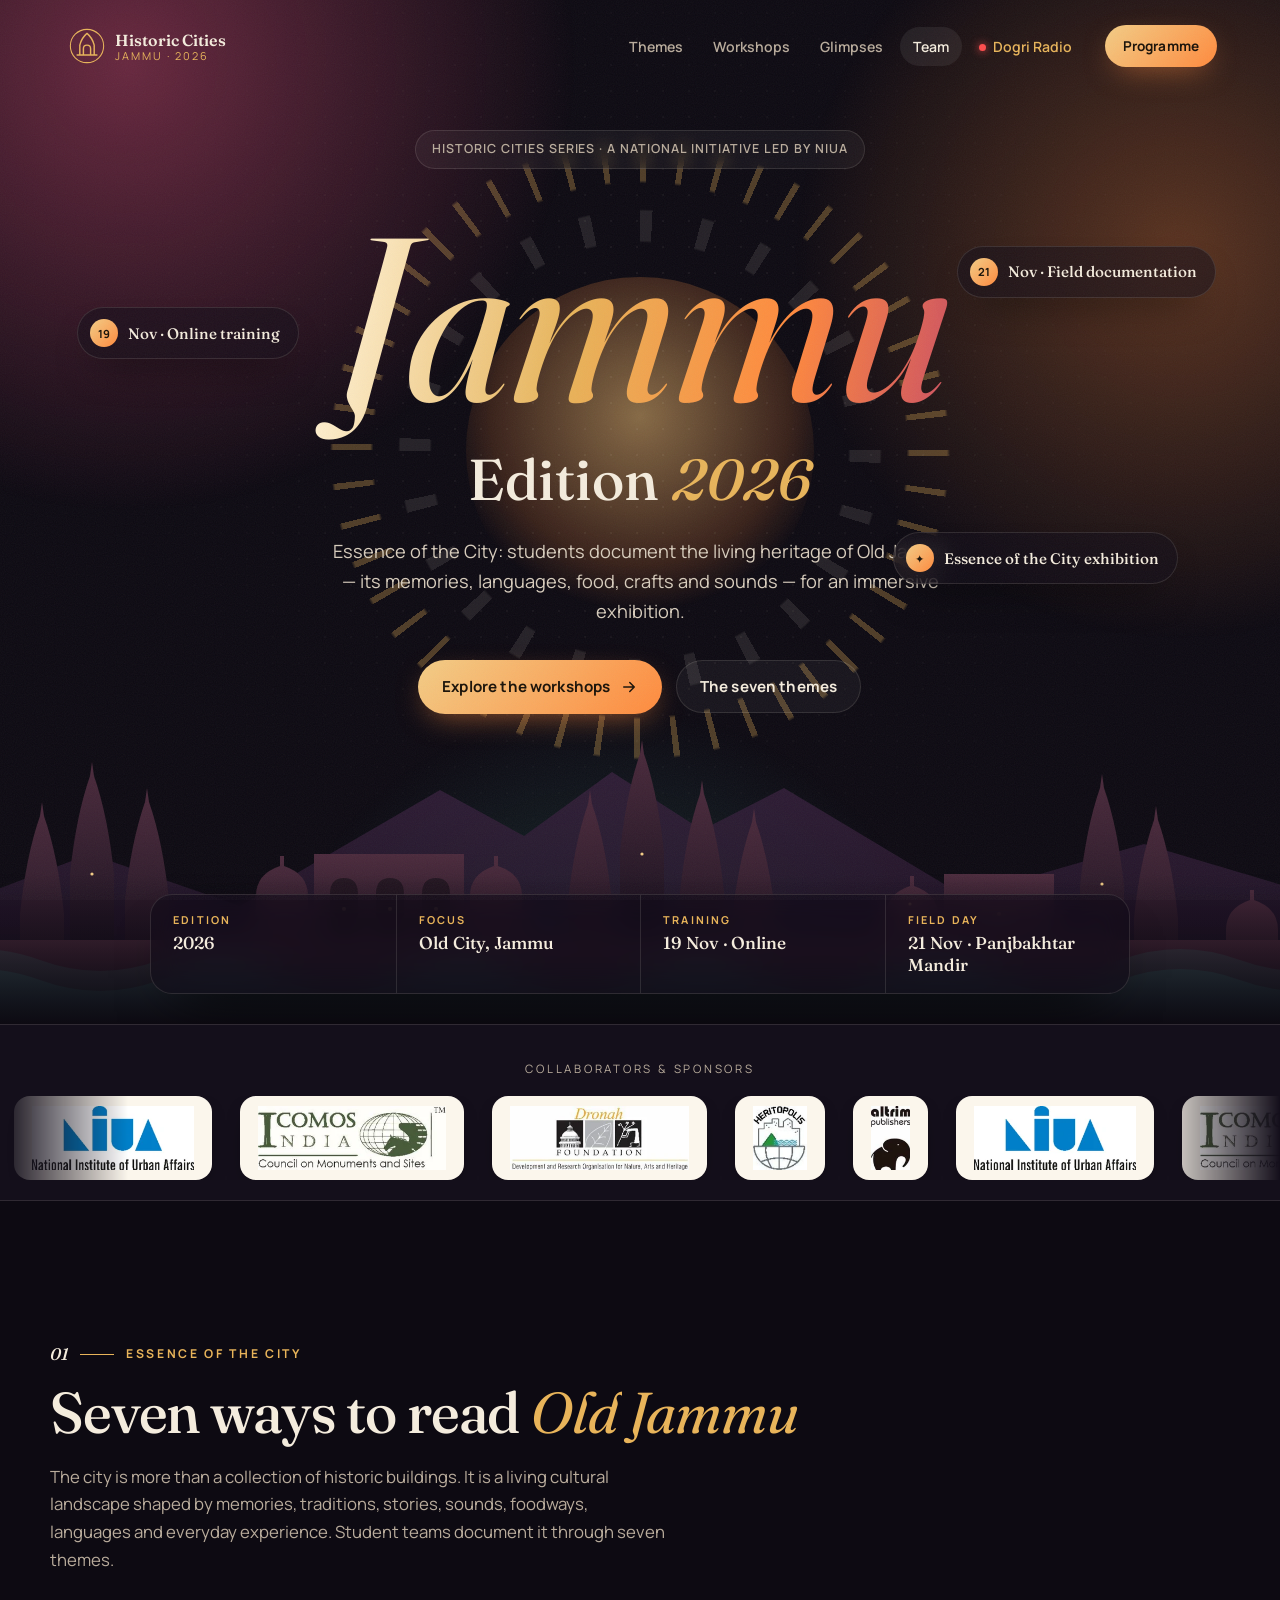
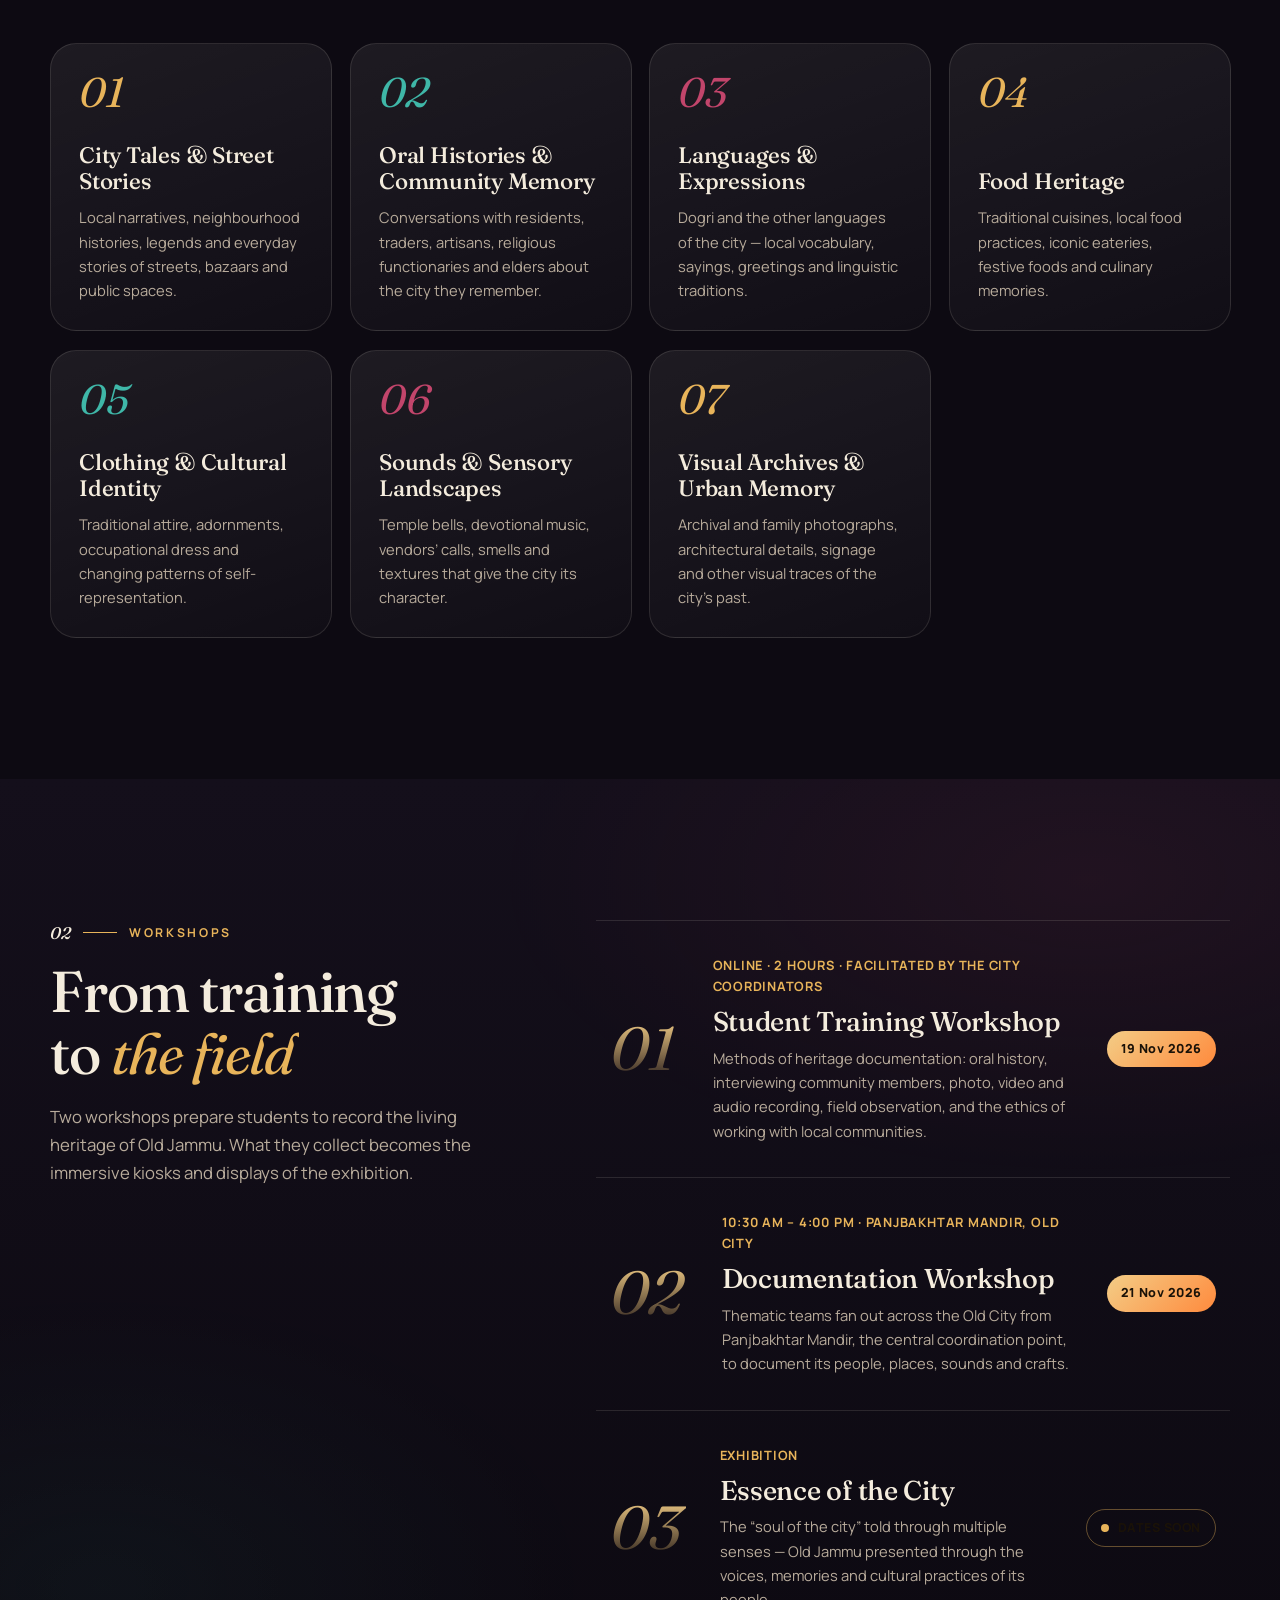
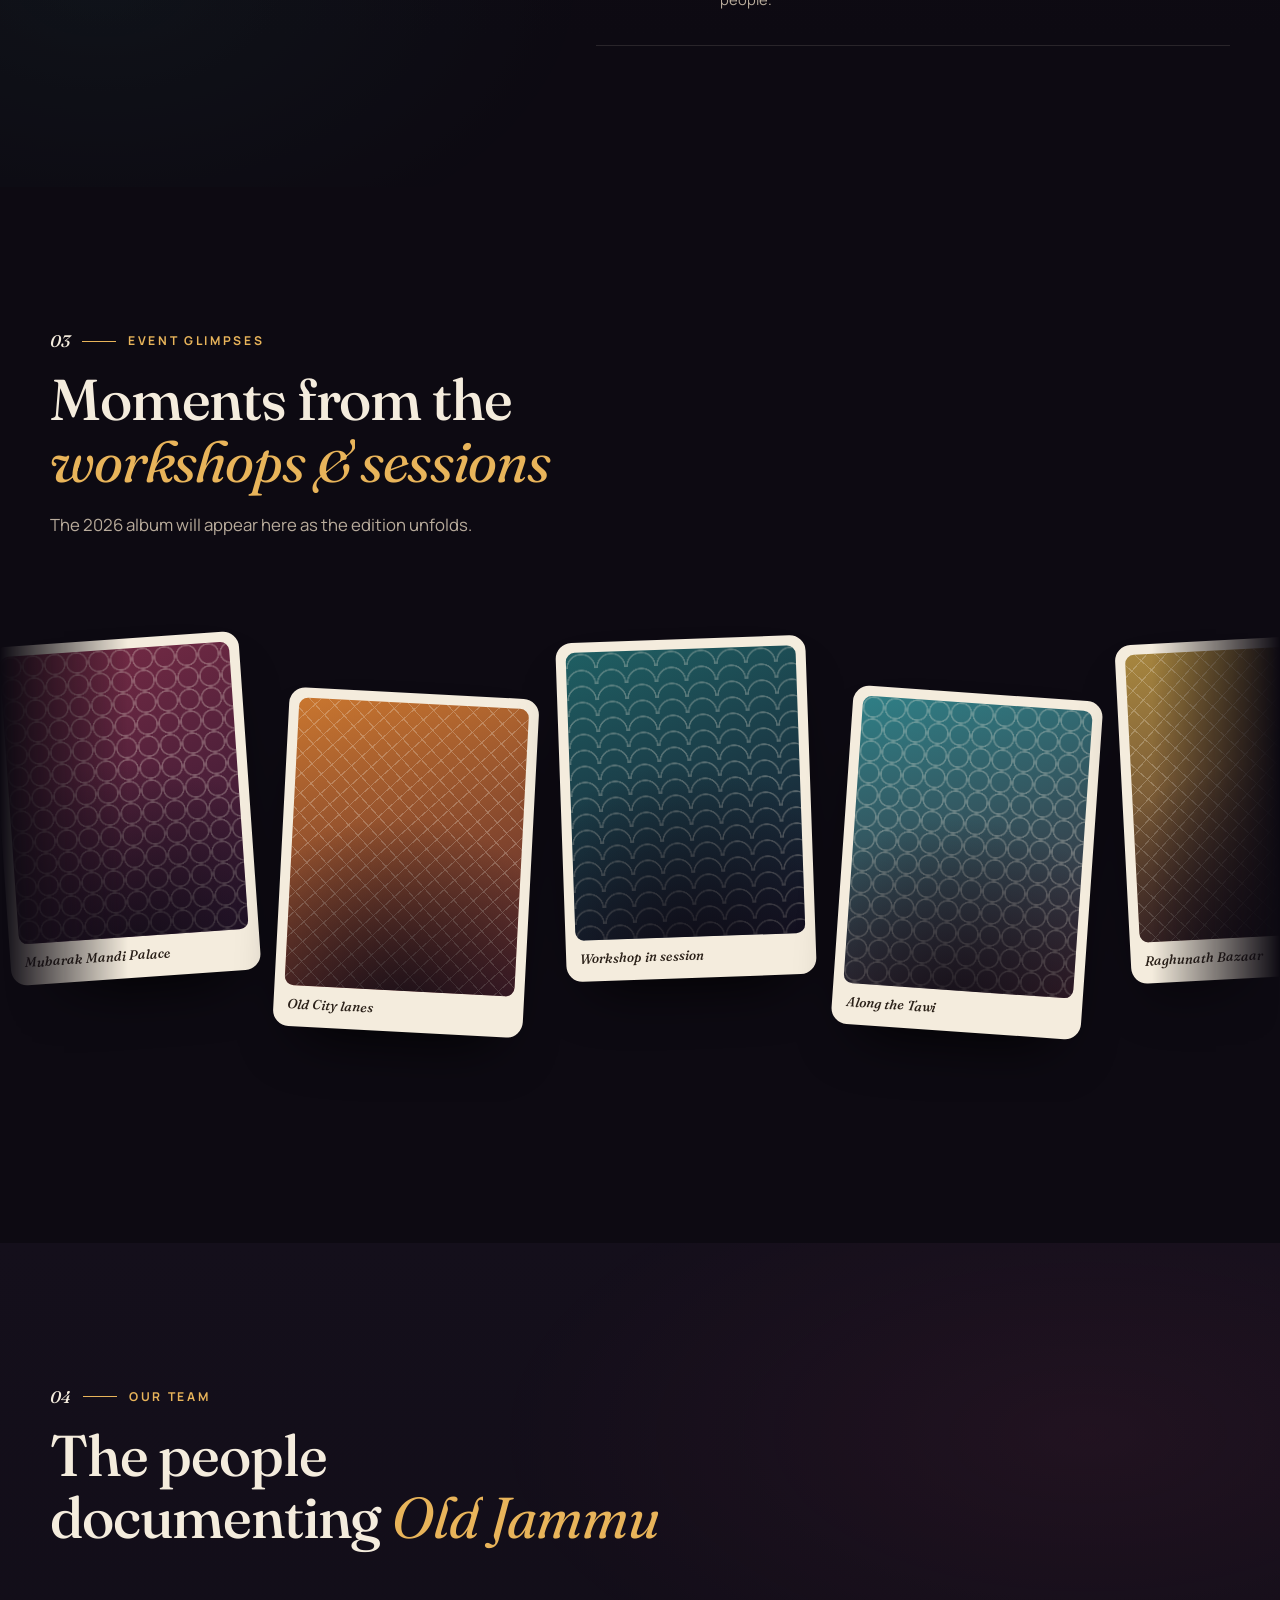
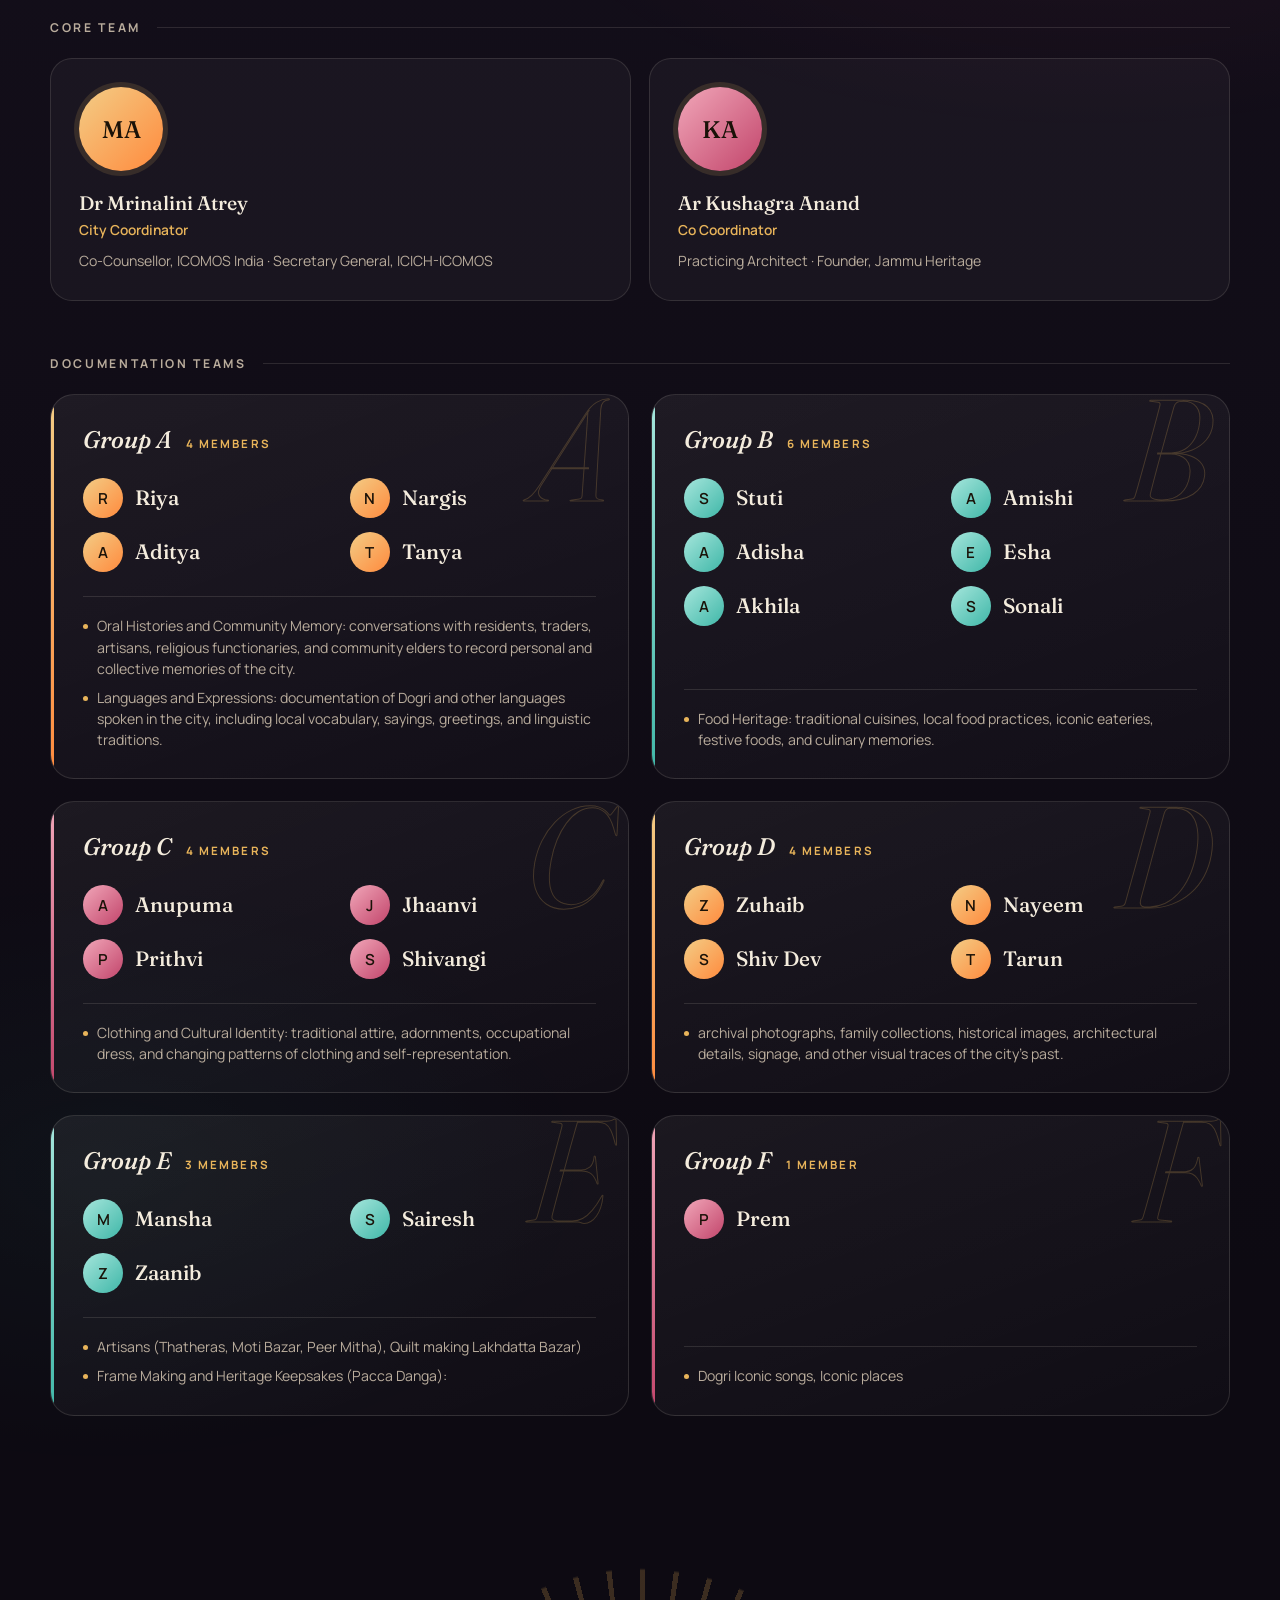
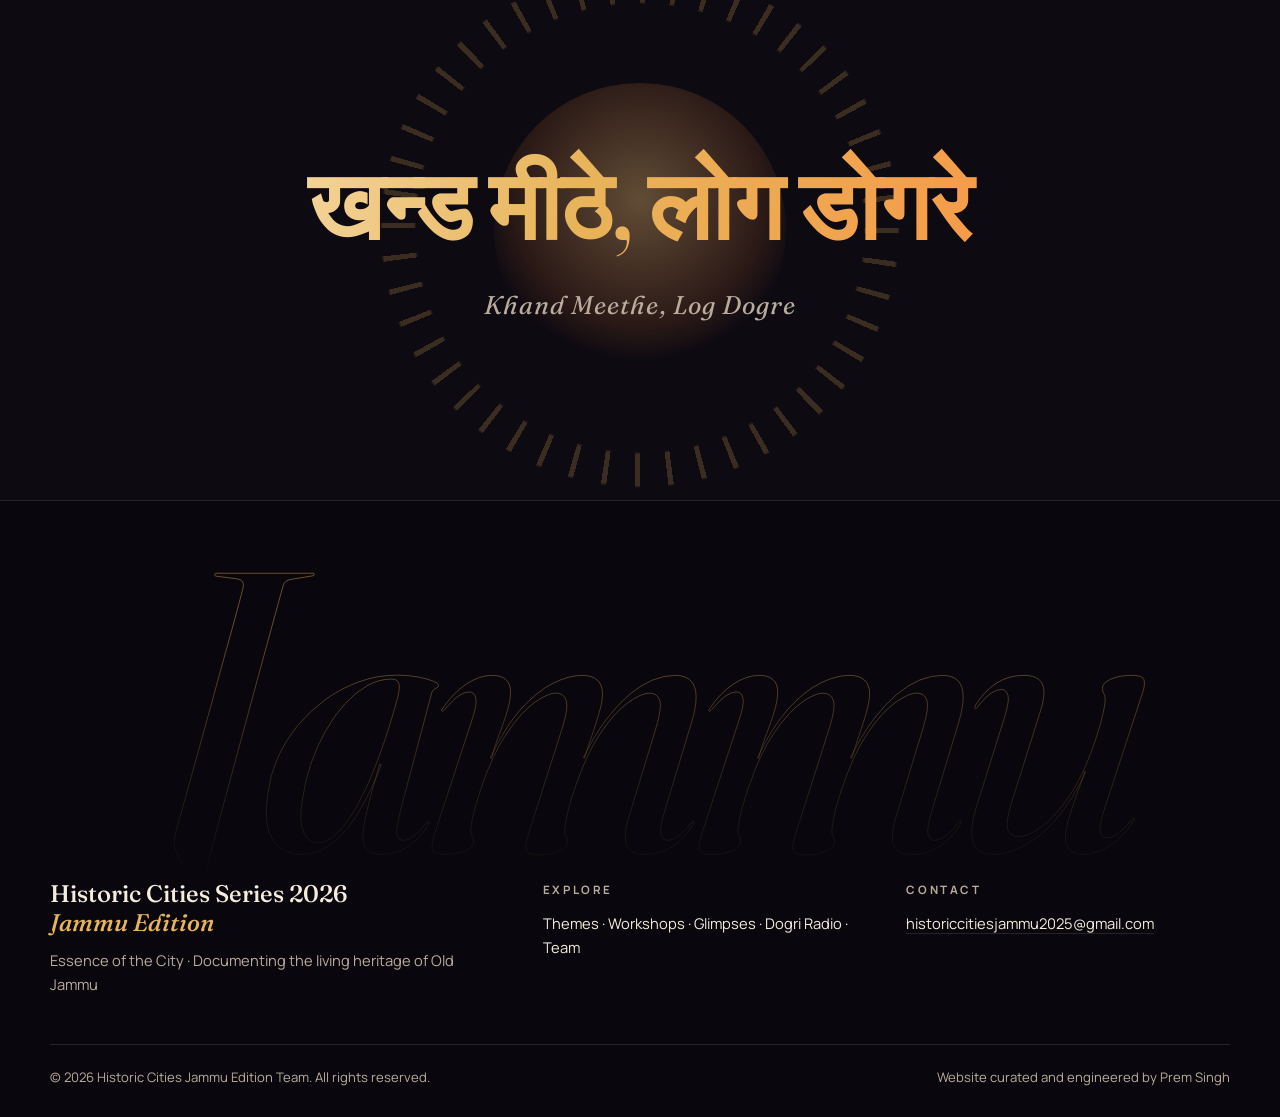
<file: index.html>
<!doctype html>
<html lang="en">
<head>
<meta charset="utf-8">
<meta name="viewport" content="width=device-width, initial-scale=1">
<title>Historic Cities Series 2026 — Jammu Edition</title>
<meta name="description" content="Historic Cities Series 2026, Jammu Edition: Essence of the City — student workshops documenting the living heritage of Old Jammu for an immersive exhibition.">
<meta name="theme-color" content="#0d0a12">
<meta property="og:title" content="Historic Cities Series 2026 — Jammu Edition">
<meta property="og:description" content="Student workshops documenting the living heritage of Old Jammu.">
<meta property="og:type" content="website">
<link rel="icon" href="favicon.svg" type="image/svg+xml">
<link rel="preconnect" href="https://fonts.googleapis.com">
<link rel="preconnect" href="https://fonts.gstatic.com" crossorigin>
<link rel="stylesheet" href="https://fonts.googleapis.com/css2?family=Fraunces:ital,opsz,wght@0,9..144,400..700;1,9..144,400..700&family=Manrope:wght@400;500;600;700&display=swap">
<link rel="stylesheet" href="styles.css">
<script>document.documentElement.classList.add('js')</script>
</head>
<body>
<a class="skip" href="#main">Skip to content</a>
<div class="progress" aria-hidden="true"></div>
<div class="grain" aria-hidden="true"></div>
<div class="spot" id="spot" aria-hidden="true"></div>

<!-- ============ NAV ============ -->
<header class="nav" id="nav">
  <a class="brand" href="#home" aria-label="Historic Cities Series 2026, Jammu Edition — home">
    <svg class="brand-mark" viewBox="0 0 40 40" aria-hidden="true"><circle cx="20" cy="20" r="18.5" fill="none" stroke="currentColor" stroke-width="1.2"/><path d="M12 30V19q2-8 8-13 6 5 8 13v11M16 30v-7q0-4 4-4t4 4v7M9 30h22" fill="none" stroke="currentColor" stroke-width="1.6" stroke-linecap="round" stroke-linejoin="round"/></svg>
    <span class="brand-text"><b>Historic Cities</b><i>Jammu · 2026</i></span>
  </a>
  <nav class="nav-links" id="navLinks" aria-label="Primary">
    <a href="#themes">Themes</a>
    <a href="#workshops">Workshops</a>
    <a href="#gallery">Glimpses</a>
    <a href="#team">Team</a>
    <a href="/radio" class="nav-radio">Dogri Radio</a>
  </nav>
  <a class="btn btn-sm nav-cta magnet" href="#workshops">Programme</a>
  <button class="burger" id="burger" aria-label="Open menu" aria-expanded="false" aria-controls="navLinks"><span></span><span></span></button>
</header>

<main id="main">

<!-- ============ HERO ============ -->
<section class="hero" id="home">
  <div class="aurora" aria-hidden="true"><i></i><i></i><i></i></div>

  <div class="sun" data-depth="0.02" aria-hidden="true"><div class="sun-ring"></div><div class="sun-ring r2"></div><div class="sun-core"></div></div>

  <div class="hero-inner">
    <p class="eyebrow rise" style="--d:0">Historic Cities Series · A national initiative led by NIUA</p>
    <h1 class="hero-title">
      <span class="line"><span class="rise" style="--d:1">Jammu</span></span>
      <span class="line sub"><span class="rise" style="--d:2">Edition <em>2026</em></span></span>
    </h1>
    <p class="hero-lede rise" style="--d:3">Essence of the City: students document the living heritage of Old Jammu — its memories, languages, food, crafts and sounds — for an immersive exhibition.</p>
    <div class="hero-cta rise" style="--d:4">
      <a class="btn magnet" href="#workshops">Explore the workshops <svg viewBox="0 0 24 24" aria-hidden="true"><path d="M5 12h14M13 6l6 6-6 6"/></svg></a>
      <a class="btn btn-ghost magnet" href="#themes">The seven themes</a>
    </div>
  </div>

  <!-- floating programme pills -->
  <ul class="themes" aria-label="Programme">
    <li class="pill float f1" data-depth="0.06"><span>19</span> Nov · Online training</li>
    <li class="pill float f2" data-depth="0.09"><span>21</span> Nov · Field documentation</li>
    <li class="pill float f3" data-depth="0.05"><span>✦</span> Essence of the City exhibition</li>
  </ul>

  <!-- layered skyline -->
  <svg class="skyline" viewBox="0 0 1440 320" preserveAspectRatio="xMidYMax slice" aria-hidden="true">
    <defs>
      <path id="spire" d="M0 200V118q6-58 20-98l2-14 2 14q14 40 20 98v82z"/>
      <path id="dome" d="M0 200v-70h6v-14q0-22 24-30v-10h4v10q24 8 24 30v14h6v70z"/>
      <path id="wave" d="M0 20q60-22 120 0t120 0 120 0 120 0 120 0 120 0 120 0 120 0 120 0 120 0 120 0 120 0 120 0 120 0 120 0 120 0 120 0 120 0 120 0 120 0 120 0 120 0 120 0 120 0V120H0z"/>
      <linearGradient id="gHill" x1="0" y1="0" x2="0" y2="1"><stop offset="0" stop-color="#3a2140"/><stop offset="1" stop-color="#1b1122"/></linearGradient>
      <linearGradient id="gCity" x1="0" y1="0" x2="0" y2="1"><stop offset="0" stop-color="#4b2a3c"/><stop offset="1" stop-color="#170f1d"/></linearGradient>
    </defs>
    <g data-depth="0.015"><path fill="url(#gHill)" opacity=".75" d="M-40 230 170 150l150 52L520 86l84 46 88-64 90 58 82-42 180 108 180-52 256 76v110H-40z"/></g>
    <g data-depth="0.03" fill="url(#gCity)">
      <use href="#spire" x="150" y="52"/><use href="#spire" x="205" y="78"/><use href="#spire" x="100" y="92"/>
      <use href="#dome" x="330" y="76"/><rect x="394" y="150" width="150" height="110"/><use href="#dome" x="544" y="76"/>
      <path d="M410 260v-70q0-16 14-16t14 16v70zM456 260v-70q0-16 14-16t14 16v70zM502 260v-70q0-16 14-16t14 16v70z" fill="#0d0a12" opacity=".55"/>
      <use href="#spire" x="700" y="30"/><use href="#spire" x="760" y="70"/><use href="#spire" x="648" y="80"/><use href="#spire" x="812" y="98"/>
      <use href="#dome" x="960" y="96"/><rect x="1024" y="170" width="110" height="90"/><use href="#spire" x="1160" y="64"/><use href="#spire" x="1214" y="96"/>
      <use href="#dome" x="1300" y="110"/><rect x="-40" y="236" width="1520" height="90"/>
    </g>
    <g class="lights" fill="#f3cd86"><circle cx="424" cy="205" r="2"/><circle cx="470" cy="205" r="2"/><circle cx="516" cy="205" r="2"/><circle cx="722" cy="150" r="1.6"/><circle cx="1079" cy="210" r="2"/><circle cx="172" cy="170" r="1.6"/><circle cx="1182" cy="180" r="1.6"/><circle cx="990" cy="200" r="1.6"/></g>
    <g class="river" fill="#3fb7a8"><use href="#wave" y="236" opacity=".16" class="w1"/><use href="#wave" y="256" opacity=".22" class="w2"/></g>
  </svg>

  <!-- EDIT: at-a-glance bar -->
  <dl class="hero-bar rise" style="--d:6">
    <div><dt>Edition</dt><dd>2026</dd></div>
    <div><dt>Focus</dt><dd>Old City, Jammu</dd></div>
    <div><dt>Training</dt><dd>19 Nov · Online</dd></div>
    <div><dt>Field day</dt><dd>21 Nov · Panjbakhtar Mandir</dd></div>
  </dl>
</section>

<!-- ============ PARTNERS ============ -->
<section class="partners" id="partners" aria-label="Collaborators and partners">
  <p class="partners-label">Collaborators &amp; sponsors</p>
  <div class="marquee">
    <div class="marquee-track">
      <!-- EDIT: sponsor logos (from the 2026 documentation) live in images/. The second <ul> is a duplicate for the seamless loop. -->
      <ul><li class="logo"><img src="images/niua.webp" alt="NIUA — National Institute of Urban Affairs" width="304" height="120" loading="lazy" decoding="async"></li><li class="logo"><img src="images/icomos-india.webp" alt="ICOMOS India" width="353" height="120" loading="lazy" decoding="async"></li><li class="logo"><img src="images/dronah.webp" alt="Dronah Foundation" width="335" height="120" loading="lazy" decoding="async"></li><li class="logo"><img src="images/heritopolis.webp" alt="Heritopolis" width="102" height="120" loading="lazy" decoding="async"></li><li class="logo"><img src="images/altrim.webp" alt="Altrim Publishers" width="73" height="120" loading="lazy" decoding="async"></li><li class="logo"><img src="images/niua.webp" alt="NIUA — National Institute of Urban Affairs" width="304" height="120" loading="lazy" decoding="async"></li><li class="logo"><img src="images/icomos-india.webp" alt="ICOMOS India" width="353" height="120" loading="lazy" decoding="async"></li><li class="logo"><img src="images/dronah.webp" alt="Dronah Foundation" width="335" height="120" loading="lazy" decoding="async"></li><li class="logo"><img src="images/heritopolis.webp" alt="Heritopolis" width="102" height="120" loading="lazy" decoding="async"></li><li class="logo"><img src="images/altrim.webp" alt="Altrim Publishers" width="73" height="120" loading="lazy" decoding="async"></li></ul>
      <ul aria-hidden="true"><li class="logo"><img src="images/niua.webp" alt="" width="304" height="120" loading="lazy" decoding="async"></li><li class="logo"><img src="images/icomos-india.webp" alt="" width="353" height="120" loading="lazy" decoding="async"></li><li class="logo"><img src="images/dronah.webp" alt="" width="335" height="120" loading="lazy" decoding="async"></li><li class="logo"><img src="images/heritopolis.webp" alt="" width="102" height="120" loading="lazy" decoding="async"></li><li class="logo"><img src="images/altrim.webp" alt="" width="73" height="120" loading="lazy" decoding="async"></li><li class="logo"><img src="images/niua.webp" alt="" width="304" height="120" loading="lazy" decoding="async"></li><li class="logo"><img src="images/icomos-india.webp" alt="" width="353" height="120" loading="lazy" decoding="async"></li><li class="logo"><img src="images/dronah.webp" alt="" width="335" height="120" loading="lazy" decoding="async"></li><li class="logo"><img src="images/heritopolis.webp" alt="" width="102" height="120" loading="lazy" decoding="async"></li><li class="logo"><img src="images/altrim.webp" alt="" width="73" height="120" loading="lazy" decoding="async"></li></ul>
    </div>
  </div>
</section>

<!-- ============ THEMES ============ -->
<section class="section" id="themes">
  <div class="wrap">
    <header class="head reveal">
      <p class="kicker">Essence of the City</p>
      <h2>Seven ways to read <em>Old Jammu</em></h2>
      <p>The city is more than a collection of historic buildings. It is a living cultural landscape shaped by memories, traditions, stories, sounds, foodways, languages and everyday experience. Student teams document it through seven themes.</p>
    </header>
    <div class="tgrid">
        <article class="card theme tilt reveal"><div class="card-glow"></div><span class="pillar-num">01</span><h3>City Tales &amp; Street Stories</h3><p class="muted">Local narratives, neighbourhood histories, legends and everyday stories of streets, bazaars and public spaces.</p></article>
        <article class="card theme tilt reveal"><div class="card-glow"></div><span class="pillar-num">02</span><h3>Oral Histories &amp; Community Memory</h3><p class="muted">Conversations with residents, traders, artisans, religious functionaries and elders about the city they remember.</p></article>
        <article class="card theme tilt reveal"><div class="card-glow"></div><span class="pillar-num">03</span><h3>Languages &amp; Expressions</h3><p class="muted">Dogri and the other languages of the city — local vocabulary, sayings, greetings and linguistic traditions.</p></article>
        <article class="card theme tilt reveal"><div class="card-glow"></div><span class="pillar-num">04</span><h3>Food Heritage</h3><p class="muted">Traditional cuisines, local food practices, iconic eateries, festive foods and culinary memories.</p></article>
        <article class="card theme tilt reveal"><div class="card-glow"></div><span class="pillar-num">05</span><h3>Clothing &amp; Cultural Identity</h3><p class="muted">Traditional attire, adornments, occupational dress and changing patterns of self-representation.</p></article>
        <article class="card theme tilt reveal"><div class="card-glow"></div><span class="pillar-num">06</span><h3>Sounds &amp; Sensory Landscapes</h3><p class="muted">Temple bells, devotional music, vendors&rsquo; calls, smells and textures that give the city its character.</p></article>
        <article class="card theme tilt reveal"><div class="card-glow"></div><span class="pillar-num">07</span><h3>Visual Archives &amp; Urban Memory</h3><p class="muted">Archival and family photographs, architectural details, signage and other visual traces of the city&rsquo;s past.</p></article>
    </div>
  </div>
</section>

<!-- ============ WORKSHOPS ============ -->
<section class="section section-alt" id="workshops">
  <div class="wrap duo">
    <header class="head sticky reveal">
      <p class="kicker">Workshops</p>
      <h2>From training to <em>the field</em></h2>
      <p>Two workshops prepare students to record the living heritage of Old Jammu. What they collect becomes the immersive kiosks and displays of the exhibition.</p>
    </header>
    <!-- EDIT: workshops -->
    <ol class="rows">
      <li class="row reveal"><span class="row-num">01</span><div class="row-body"><p class="meta">Online · 2 hours · Facilitated by the City Coordinators</p><h3>Student Training Workshop</h3><p class="muted">Methods of heritage documentation: oral history, interviewing community members, photo, video and audio recording, field observation, and the ethics of working with local communities.</p></div><span class="when">19 Nov 2026</span></li>
      <li class="row reveal"><span class="row-num">02</span><div class="row-body"><p class="meta">10:30 am – 4:00 pm · Panjbakhtar Mandir, Old City</p><h3>Documentation Workshop</h3><p class="muted">Thematic teams fan out across the Old City from Panjbakhtar Mandir, the central coordination point, to document its people, places, sounds and crafts.</p></div><span class="when">21 Nov 2026</span></li>
      <li class="row reveal"><span class="row-num">03</span><div class="row-body"><p class="meta">Exhibition</p><h3>Essence of the City</h3><p class="muted">The &ldquo;soul of the city&rdquo; told through multiple senses — Old Jammu presented through the voices, memories and cultural practices of its people.</p></div><span class="when soon">Dates soon</span></li>
    </ol>
  </div>
</section>

<!-- ============ GLIMPSES ============ -->
<section class="section" id="gallery">
  <div class="wrap">
    <header class="head reveal">
      <p class="kicker">Event glimpses</p>
      <h2>Moments from the <em>workshops &amp; sessions</em></h2>
      <p>The 2026 album will appear here as the edition unfolds.</p>
    </header>
  </div>
  <!-- EDIT: to add a photo, put <img src="images/your-photo.webp" alt="..." loading="lazy"> inside a .frame-art div (and in its duplicate in the second set) -->
  <div class="strip reveal">
    <div class="strip-track">
      <figure class="frame float f1" style="--r:-4deg"><div class="frame-art a1"></div><figcaption>Mubarak Mandi Palace</figcaption></figure>
      <figure class="frame low float f2" style="--r:3deg"><div class="frame-art a2"></div><figcaption>Old City lanes</figcaption></figure>
      <figure class="frame float f3" style="--r:-2deg"><div class="frame-art a3"></div><figcaption>Workshop in session</figcaption></figure>
      <figure class="frame low float f1" style="--r:4deg"><div class="frame-art a4"></div><figcaption>Along the Tawi</figcaption></figure>
      <figure class="frame float f2" style="--r:-3deg"><div class="frame-art a5"></div><figcaption>Raghunath Bazaar</figcaption></figure>
      <figure class="frame low float f3" style="--r:2deg"><div class="frame-art a6"></div><figcaption>Behind the scenes</figcaption></figure>
      <figure class="frame float f1" style="--r:-4deg" aria-hidden="true"><div class="frame-art a1"></div><figcaption>Mubarak Mandi Palace</figcaption></figure>
      <figure class="frame low float f2" style="--r:3deg" aria-hidden="true"><div class="frame-art a2"></div><figcaption>Old City lanes</figcaption></figure>
      <figure class="frame float f3" style="--r:-2deg" aria-hidden="true"><div class="frame-art a3"></div><figcaption>Workshop in session</figcaption></figure>
      <figure class="frame low float f1" style="--r:4deg" aria-hidden="true"><div class="frame-art a4"></div><figcaption>Along the Tawi</figcaption></figure>
      <figure class="frame float f2" style="--r:-3deg" aria-hidden="true"><div class="frame-art a5"></div><figcaption>Raghunath Bazaar</figcaption></figure>
      <figure class="frame low float f3" style="--r:2deg" aria-hidden="true"><div class="frame-art a6"></div><figcaption>Behind the scenes</figcaption></figure>
    </div>
  </div>
</section>

<!-- ============ TEAM ============ -->
<section class="section section-alt" id="team">
  <div class="wrap">
    <header class="head reveal">
      <p class="kicker">Our team</p>
      <h2>The people documenting <em>Old Jammu</em></h2>
    </header>

    <!-- EDIT: team members. To use a photo, replace the <span class="avatar">XX</span> with <img class="avatar" src="images/name.webp" alt="" loading="lazy"> -->
    <h3 class="group-title reveal">Core team</h3>
    <div class="people core">
      <article class="person reveal"><span class="avatar">MA</span><h4>Dr Mrinalini Atrey</h4><p class="role">City Coordinator</p><p class="muted">Co-Counsellor, ICOMOS India · Secretary General, ICICH-ICOMOS</p></article>
      <article class="person reveal"><span class="avatar">KA</span><h4>Ar Kushagra Anand</h4><p class="role">Co Coordinator</p><p class="muted">Practicing Architect · Founder, Jammu Heritage</p></article>
    </div>

    <!-- EDIT: student documentation teams -->
    <h3 class="group-title reveal">Documentation teams</h3>
    <div class="groups">
      <article class="group reveal"><span class="g-mark" aria-hidden="true">A</span><header class="g-head"><p class="glabel">Group A</p><p class="gcount">4 members</p></header><ul class="gnames"><li><span class="ini" aria-hidden="true">R</span>Riya</li><li><span class="ini" aria-hidden="true">N</span>Nargis</li><li><span class="ini" aria-hidden="true">A</span>Aditya</li><li><span class="ini" aria-hidden="true">T</span>Tanya</li></ul><ul class="gwork"><li>Oral Histories and Community Memory: conversations with residents, traders, artisans, religious functionaries, and community elders to record personal and collective memories of the city.</li><li>Languages and Expressions: documentation of Dogri and other languages spoken in the city, including local vocabulary, sayings, greetings, and linguistic traditions.</li></ul></article>
      <article class="group reveal"><span class="g-mark" aria-hidden="true">B</span><header class="g-head"><p class="glabel">Group B</p><p class="gcount">6 members</p></header><ul class="gnames"><li><span class="ini" aria-hidden="true">S</span>Stuti</li><li><span class="ini" aria-hidden="true">A</span>Amishi</li><li><span class="ini" aria-hidden="true">A</span>Adisha</li><li><span class="ini" aria-hidden="true">E</span>Esha</li><li><span class="ini" aria-hidden="true">A</span>Akhila</li><li><span class="ini" aria-hidden="true">S</span>Sonali</li></ul><ul class="gwork"><li>Food Heritage: traditional cuisines, local food practices, iconic eateries, festive foods, and culinary memories.</li></ul></article>
      <article class="group reveal"><span class="g-mark" aria-hidden="true">C</span><header class="g-head"><p class="glabel">Group C</p><p class="gcount">4 members</p></header><ul class="gnames"><li><span class="ini" aria-hidden="true">A</span>Anupuma</li><li><span class="ini" aria-hidden="true">J</span>Jhaanvi</li><li><span class="ini" aria-hidden="true">P</span>Prithvi</li><li><span class="ini" aria-hidden="true">S</span>Shivangi</li></ul><ul class="gwork"><li>Clothing and Cultural Identity: traditional attire, adornments, occupational dress, and changing patterns of clothing and self-representation.</li></ul></article>
      <article class="group reveal"><span class="g-mark" aria-hidden="true">D</span><header class="g-head"><p class="glabel">Group D</p><p class="gcount">4 members</p></header><ul class="gnames"><li><span class="ini" aria-hidden="true">Z</span>Zuhaib</li><li><span class="ini" aria-hidden="true">N</span>Nayeem</li><li><span class="ini" aria-hidden="true">S</span>Shiv Dev</li><li><span class="ini" aria-hidden="true">T</span>Tarun</li></ul><ul class="gwork"><li>archival photographs, family collections, historical images, architectural details, signage, and other visual traces of the city’s past.</li></ul></article>
      <article class="group reveal"><span class="g-mark" aria-hidden="true">E</span><header class="g-head"><p class="glabel">Group E</p><p class="gcount">3 members</p></header><ul class="gnames"><li><span class="ini" aria-hidden="true">M</span>Mansha</li><li><span class="ini" aria-hidden="true">S</span>Sairesh</li><li><span class="ini" aria-hidden="true">Z</span>Zaanib</li></ul><ul class="gwork"><li>Artisans (Thatheras, Moti Bazar, Peer Mitha), Quilt making Lakhdatta Bazar)</li><li>Frame Making and Heritage Keepsakes (Pacca Danga):</li></ul></article>
      <article class="group reveal"><span class="g-mark" aria-hidden="true">F</span><header class="g-head"><p class="glabel">Group F</p><p class="gcount">1 member</p></header><ul class="gnames"><li><span class="ini" aria-hidden="true">P</span>Prem</li></ul><ul class="gwork"><li>Dogri Iconic songs, Iconic places</li></ul></article>
    </div>
  </div>
</section>

<!-- ============ DOGRI SLOGAN ============ -->
<section class="slogan" aria-label="Dogri saying">
  <div class="sun small" aria-hidden="true"><div class="sun-ring"></div><div class="sun-core"></div></div>
  <p class="dogri reveal" lang="doi">खन्ड मीठे, लोग डोगरे</p>
  <p class="translit reveal">Khand Meethe, Log Dogre</p>
</section>

</main>

<!-- ============ FOOTER ============ -->
<footer class="footer">
  <p class="wordmark" aria-hidden="true">Jammu</p>
  <div class="wrap footer-grid">
    <div>
      <p class="footer-brand">Historic Cities Series 2026<br><em>Jammu Edition</em></p>
      <p class="muted">Essence of the City · Documenting the living heritage of Old Jammu</p>
    </div>
    <div>
      <p class="footer-h">Explore</p>
      <p><a href="#themes">Themes</a> · <a href="#workshops">Workshops</a> · <a href="#gallery">Glimpses</a> · <a href="/radio">Dogri Radio</a> · <a href="#team">Team</a></p>
    </div>
    <div>
      <p class="footer-h">Contact</p>
      <!-- EDIT: contact email -->
      <p><a href="mailto:historiccitiesjammu2025@gmail.com">historiccitiesjammu2025@gmail.com</a></p>
    </div>
  </div>
  <div class="wrap footer-base">
    <p>© <span id="year">2026</span> Historic Cities Jammu Edition Team. All rights reserved.</p>
    <p>Website curated and engineered by Prem Singh</p>
  </div>
</footer>

<script src="script.js" defer></script>
</body>
</html>
</file>
<file: styles.css>
/* Historic Cities Series 2026 — Jammu Edition */
:root{
  --bg:#0d0a12; --bg2:#140f1b; --panel:rgba(255,255,255,.045); --line:rgba(244,236,221,.12);
  --ink:#f4ecdd; --muted:#b9ac9c; --gold:#e8b45a; --gold2:#f3cd86; --saffron:#ff8a3d; --rose:#c2456b; --teal:#3fb7a8;
  --serif:"Fraunces",Georgia,"Times New Roman",serif; --sans:"Manrope",system-ui,-apple-system,"Segoe UI",sans-serif;
  --ease:cubic-bezier(.2,.7,.2,1); --px:0; --py:0;
}
*,*::before,*::after{box-sizing:border-box}
html{scroll-behavior:smooth;scroll-padding-top:84px;-webkit-text-size-adjust:100%}
body{margin:0;background:var(--bg);color:var(--ink);font:400 1rem/1.65 var(--sans);overflow-x:hidden;-webkit-font-smoothing:antialiased}
main{counter-reset:sec}
h1,h2,h3,h4,p,ul,ol,dl,dd,figure,blockquote{margin:0}
ul,ol{padding:0;list-style:none}
a{color:inherit;text-decoration:none}
em{font-style:italic}
:focus-visible{outline:2px solid var(--gold);outline-offset:3px;border-radius:6px}
::selection{background:var(--gold);color:#1a1208}
.skip{position:fixed;left:16px;top:-60px;z-index:100;background:var(--gold);color:#1a1208;padding:10px 16px;border-radius:10px;font-weight:700;transition:top .2s}
.skip:focus{top:16px}
.wrap{width:min(1180px,100% - 40px);margin-inline:auto}
.muted{color:var(--muted)}

/* page-wide atmosphere */
.progress{position:fixed;inset:0 0 auto 0;height:3px;z-index:60;background:linear-gradient(90deg,var(--saffron),var(--gold),var(--teal));transform-origin:0 50%;transform:scaleX(var(--scroll,0))}
.grain{position:fixed;inset:0;z-index:55;pointer-events:none;opacity:.055;background-image:url("data:image/svg+xml,%3Csvg xmlns='http://www.w3.org/2000/svg' width='160' height='160'%3E%3Cfilter id='n'%3E%3CfeTurbulence type='fractalNoise' baseFrequency='.9' numOctaves='2' stitchTiles='stitch'/%3E%3C/filter%3E%3Crect width='100%25' height='100%25' filter='url(%23n)'/%3E%3C/svg%3E")}
.spot{position:fixed;left:-320px;top:-320px;width:640px;height:640px;border-radius:50%;z-index:2;pointer-events:none;opacity:0;transition:opacity .6s;background:radial-gradient(closest-side,rgba(243,205,134,.075),transparent);will-change:transform}
.spot.on{opacity:1}

/* ---------- buttons ---------- */
.btn{display:inline-flex;align-items:center;gap:10px;padding:14px 24px;border-radius:999px;font-weight:700;font-size:.95rem;letter-spacing:.01em;color:#1a1208;background:linear-gradient(135deg,var(--gold2),var(--saffron));box-shadow:0 10px 30px -10px rgba(255,138,61,.6);translate:var(--tx,0) var(--ty,0);transition:transform .35s var(--ease),box-shadow .35s var(--ease),translate .3s ease-out}
.btn svg{width:18px;height:18px;fill:none;stroke:currentColor;stroke-width:2;stroke-linecap:round;stroke-linejoin:round;transition:transform .35s var(--ease)}
.btn:hover{transform:translateY(-3px);box-shadow:0 18px 40px -12px rgba(255,138,61,.75)}
.btn:hover svg{transform:translateX(4px)}
.btn-ghost{background:var(--panel);color:var(--ink);box-shadow:inset 0 0 0 1px var(--line);backdrop-filter:blur(8px);-webkit-backdrop-filter:blur(8px)}
.btn-ghost:hover{box-shadow:inset 0 0 0 1px var(--gold)}
.btn-sm{padding:10px 18px;font-size:.85rem}
.btn-soon{background:transparent;color:var(--gold);box-shadow:inset 0 0 0 1px rgba(232,180,90,.45);cursor:default}
.btn-soon::before,.soon::before{content:"";width:8px;height:8px;border-radius:50%;background:var(--gold);animation:pulse 1.8s ease-in-out infinite}
.btn-soon:hover{transform:none;box-shadow:inset 0 0 0 1px rgba(232,180,90,.45)}
.soon{display:inline-flex;align-items:center;gap:9px;padding:8px 14px;border-radius:999px;border:1px solid rgba(232,180,90,.4);color:var(--gold);font-size:.78rem;font-weight:700;letter-spacing:.06em;text-transform:uppercase;white-space:nowrap}

/* ---------- nav ---------- */
.nav{position:fixed;top:14px;left:50%;transform:translateX(-50%);z-index:50;width:min(1180px,100% - 24px);display:flex;align-items:center;gap:20px;padding:10px 12px 10px 18px;border-radius:999px;border:1px solid transparent;transition:background .4s,border-color .4s,box-shadow .4s}
.nav.scrolled{background:rgba(16,12,22,.72);backdrop-filter:blur(16px) saturate(1.4);-webkit-backdrop-filter:blur(16px) saturate(1.4);border-color:var(--line);box-shadow:0 14px 40px -18px #000}
.brand{display:flex;align-items:center;gap:10px;color:var(--gold);margin-right:auto}
.brand-mark{width:36px;height:36px;flex:none;transition:transform .6s var(--ease)}
.brand:hover .brand-mark{transform:rotate(-8deg) scale(1.08)}
.brand-text{display:flex;flex-direction:column;line-height:1.1}
.brand-text b{font:600 1rem var(--serif);color:var(--ink)}
.brand-text i{font-style:normal;font-size:.68rem;letter-spacing:.18em;text-transform:uppercase}
.nav-links{display:flex;gap:4px}
.nav-links a{padding:8px 13px;border-radius:999px;font-size:.88rem;font-weight:600;color:var(--muted);transition:color .25s,background .25s}
.nav-links a:hover,.nav-links a.active{color:var(--ink);background:rgba(255,255,255,.07)}
.burger{display:none;width:42px;height:42px;border:0;border-radius:50%;background:var(--panel);cursor:pointer;position:relative}
.burger span{position:absolute;left:12px;right:12px;height:2px;background:var(--ink);border-radius:2px;transition:transform .3s var(--ease),top .3s var(--ease)}
.burger span:first-child{top:16px}.burger span:last-child{top:24px}
.burger[aria-expanded=true] span:first-child{top:20px;transform:rotate(45deg)}
.burger[aria-expanded=true] span:last-child{top:20px;transform:rotate(-45deg)}

/* ---------- hero ---------- */
.hero{position:relative;min-height:100svh;display:grid;place-items:center;padding:130px 20px 310px;overflow:hidden;isolation:isolate;text-align:center}
.aurora{position:absolute;inset:0;z-index:-3}
.aurora i{position:absolute;border-radius:50%;will-change:transform}
.aurora i:nth-child(1){width:70vmax;height:70vmax;left:-25vmax;top:-30vmax;background:radial-gradient(closest-side,rgba(194,69,107,.5),transparent);animation:drift 22s ease-in-out infinite alternate}
.aurora i:nth-child(2){width:60vmax;height:60vmax;right:-22vmax;top:-10vmax;background:radial-gradient(closest-side,rgba(255,138,61,.32),transparent);animation:drift 28s ease-in-out infinite alternate-reverse}
.aurora i:nth-child(3){width:55vmax;height:55vmax;left:20vmax;bottom:-30vmax;background:radial-gradient(closest-side,rgba(63,183,168,.24),transparent);animation:drift 25s ease-in-out -8s infinite alternate}
.hero::after{content:"";position:absolute;inset:0;z-index:-2;pointer-events:none;opacity:.45;background-image:radial-gradient(rgba(244,236,221,.14) 1px,transparent 1.4px);background-size:26px 26px;mask-image:radial-gradient(ellipse at 50% 40%,#000 10%,transparent 70%);-webkit-mask-image:radial-gradient(ellipse at 50% 40%,#000 10%,transparent 70%)}

.arch{position:absolute;z-index:-1;left:50%;bottom:0;height:min(90%,880px);aspect-ratio:600/760;overflow:visible;translate:calc(-50% + var(--px)*var(--k,0)*1px) calc(var(--py)*var(--k,0)*1px)}
.arch-line{stroke-dasharray:1;stroke-dashoffset:1;animation:draw 2.6s var(--ease) .25s forwards}
.arch-line.l2{animation-delay:.6s;opacity:.6}
.arch-fill{opacity:0;animation:fade 2s ease 1s forwards}
.arch-dot{opacity:0;transform-origin:300px 12px;animation:fade .8s ease 2.4s forwards,twinkle 3s ease-in-out 3.2s infinite}

.embers{position:absolute;inset:0;z-index:-1;pointer-events:none}
.embers i{position:absolute;left:var(--x);bottom:16%;width:var(--s);height:var(--s);border-radius:50%;background:var(--gold2);box-shadow:0 0 8px 1px rgba(243,205,134,.6);opacity:0;animation:ember var(--t) linear var(--dl) infinite}

.hero-inner{max-width:900px}
.eyebrow{display:inline-flex;align-items:center;gap:10px;padding:8px 16px;border-radius:999px;border:1px solid var(--line);background:var(--panel);backdrop-filter:blur(8px);-webkit-backdrop-filter:blur(8px);font-size:.78rem;font-weight:600;letter-spacing:.08em;text-transform:uppercase;color:var(--muted)}
.dot{flex:none;width:8px;height:8px;border-radius:50%;background:var(--teal);box-shadow:0 0 0 0 rgba(63,183,168,.6);animation:ping 2s infinite}
.hero-title{font-family:var(--serif);font-weight:500;line-height:.9;margin:26px 0 22px;letter-spacing:-.03em}
.hero-title .line{display:block;overflow:hidden;padding:.08em .22em .14em}
.hero-title .line:first-child{padding-bottom:.3em;margin-bottom:-.42em}
.hero-title .line:first-child{font-size:clamp(5rem,19vw,14.5rem);font-style:italic;font-weight:400}
.hero-title .line:first-child span{background:linear-gradient(100deg,#fff3d6 5%,var(--gold) 40%,var(--saffron) 70%,var(--rose));-webkit-background-clip:text;background-clip:text;color:transparent;padding:0 .14em .24em}
.hero-title .sub{font-size:clamp(1.7rem,5vw,3.6rem);letter-spacing:.01em;margin-top:-.2em}
.hero-title .sub em{color:var(--gold)}
.hero-lede{max-width:620px;margin:0 auto 34px;color:#d8cdbd;font-size:clamp(1rem,1.5vw,1.14rem)}
.hero-cta{display:flex;gap:14px;justify-content:center;flex-wrap:wrap}

.js .rise{display:inline-block;opacity:0;transform:translateY(60px);animation:rise 1.1s var(--ease) calc(var(--d)*.12s + .15s) forwards}
.js p.rise{display:block}.js p.eyebrow.rise{display:inline-flex}.js div.hero-cta.rise{display:flex}.js dl.hero-bar.rise{display:grid}

.themes{position:absolute;inset:0;pointer-events:none;z-index:1}
.pill{position:absolute;display:inline-flex;align-items:center;gap:10px;padding:11px 18px 11px 12px;border-radius:999px;border:1px solid var(--line);background:rgba(20,15,27,.55);backdrop-filter:blur(10px);-webkit-backdrop-filter:blur(10px);font:500 .95rem var(--serif);white-space:nowrap;box-shadow:0 20px 40px -20px #000;translate:calc(var(--px)*var(--k,0)*1px) calc(var(--py)*var(--k,0)*1px)}
.pill span{display:grid;place-items:center;width:28px;height:28px;border-radius:50%;background:linear-gradient(135deg,var(--gold2),var(--saffron));color:#1a1208;font:700 .7rem var(--sans)}
.pill:nth-child(1){left:6%;top:30%}.pill:nth-child(2){right:5%;top:24%}.pill:nth-child(3){right:8%;top:52%}

.float{animation:float 7s ease-in-out infinite}
.f2{animation-duration:9s;animation-delay:-3s}.f3{animation-duration:8s;animation-delay:-5s}

.skyline{position:absolute;left:0;bottom:0;width:100%;height:min(320px,42vh);z-index:0;pointer-events:none}
.skyline g[data-depth]{translate:calc(var(--px)*var(--k,0)*1px) 0}
.river .w1{animation:flow 16s linear infinite}.river .w2{animation:flow 11s linear infinite reverse}
.lights circle{animation:twinkle 4s ease-in-out infinite}
.lights circle:nth-child(2n){animation-delay:-1.4s}.lights circle:nth-child(3n){animation-delay:-2.6s}
.hero::before{content:"";position:absolute;left:0;right:0;bottom:0;height:150px;z-index:1;background:linear-gradient(transparent,var(--bg));pointer-events:none}

.hero-bar{position:absolute;z-index:2;left:0;right:0;bottom:30px;margin-inline:auto;width:min(980px,100% - 40px);display:grid;grid-template-columns:repeat(4,1fr);text-align:left;border-radius:22px;border:1px solid var(--line);background:rgba(18,13,24,.6);backdrop-filter:blur(14px) saturate(1.3);-webkit-backdrop-filter:blur(14px) saturate(1.3);box-shadow:0 30px 60px -30px #000}
.hero-bar div{padding:16px 22px}
.hero-bar div+div{border-left:1px solid var(--line)}
.hero-bar dt{font-size:.68rem;font-weight:700;letter-spacing:.2em;text-transform:uppercase;color:var(--gold)}
.hero-bar dd{font:500 1.08rem/1.3 var(--serif);margin-top:3px}

/* ---------- partners ---------- */
.partners{padding:34px 0 20px;border-block:1px solid var(--line);background:var(--bg2)}
.partners-label{text-align:center;font-size:.72rem;letter-spacing:.24em;text-transform:uppercase;color:var(--muted);margin-bottom:18px}
.marquee,.strip{overflow:hidden;mask-image:linear-gradient(90deg,transparent,#000 10%,#000 90%,transparent);-webkit-mask-image:linear-gradient(90deg,transparent,#000 10%,#000 90%,transparent)}
.marquee-track{display:flex;width:max-content;animation:marquee 38s linear infinite}
.marquee:hover .marquee-track,.strip:hover .strip-track{animation-play-state:paused}
.marquee ul{display:flex;flex:none}
.marquee li{display:flex;align-items:center;font:500 clamp(1.15rem,2.2vw,1.6rem) var(--serif);color:#e6dccb;padding:8px 0;white-space:nowrap}
.marquee li::after{content:"✦";color:var(--gold);font-size:.7em;margin:0 30px}

/* ---------- sections ---------- */
.section{position:relative;padding:clamp(84px,11vw,150px) 0}
.section-alt{background:linear-gradient(180deg,var(--bg2),var(--bg) 85%)}
.section-alt::before{content:"";position:absolute;inset:0;pointer-events:none;opacity:.5;background:radial-gradient(600px 300px at 85% 10%,rgba(194,69,107,.16),transparent),radial-gradient(500px 300px at 8% 80%,rgba(63,183,168,.1),transparent)}
.section>.wrap{position:relative}
.head{max-width:780px;margin-bottom:clamp(40px,6vw,70px)}
.kicker{display:inline-flex;align-items:center;gap:12px;font-size:.76rem;font-weight:700;letter-spacing:.22em;text-transform:uppercase;color:var(--gold);margin-bottom:18px}
.section .kicker::before{counter-increment:sec;content:"0" counter(sec);order:-2;font:italic 500 1.05rem var(--serif);letter-spacing:0;color:var(--ink)}
.kicker::after{content:"";order:-1;width:34px;height:1px;background:var(--gold)}
h2{font:500 clamp(2rem,4.6vw,3.6rem)/1.08 var(--serif);letter-spacing:-.02em;text-wrap:balance}
h2 em{color:var(--gold);font-weight:400}
.head p:last-child{margin-top:18px;color:var(--muted);font-size:1.05rem;max-width:620px}
h3{font:500 1.55rem/1.2 var(--serif);letter-spacing:-.01em}

.js .reveal{opacity:0;transform:translateY(34px);transition:opacity .9s var(--ease),transform .9s var(--ease);transition-delay:calc(var(--i,0)*100ms)}
.js .reveal.in{opacity:1;transform:none}
/* headline words slide up one by one */
.w{display:inline-block;overflow:hidden;vertical-align:bottom;padding:0 .08em .14em;margin:0 -.08em -.14em}
.w>span{display:inline-block;transform:translateY(115%);transition:transform 1s var(--ease);transition-delay:calc(var(--w)*55ms + 80ms)}
.in .w>span{transform:none}

/* ---------- cards ---------- */
.card{position:relative;padding:34px;border-radius:26px;border:1px solid var(--line);background:linear-gradient(160deg,rgba(255,255,255,.07),rgba(255,255,255,.02));overflow:hidden}
.js .card.in{transform:perspective(900px) rotateX(var(--rx,0deg)) rotateY(var(--ry,0deg));transition:opacity .9s var(--ease),transform .25s ease-out,border-color .3s}
.card:hover{border-color:rgba(232,180,90,.45)}
.card-glow{position:absolute;inset:0;pointer-events:none;opacity:0;transition:opacity .4s;background:radial-gradient(380px circle at var(--mx,50%) var(--my,50%),rgba(232,180,90,.2),transparent 60%)}
.card:hover .card-glow{opacity:1}

/* ---------- themes ---------- */
.pillars{display:grid;grid-template-columns:repeat(3,1fr);gap:22px}
.pillar{min-height:360px;display:flex;flex-direction:column;justify-content:flex-end}
.pillar:nth-child(2){margin-top:44px}.pillar:nth-child(3){margin-top:88px}
.pillar-num{font:italic 400 1rem var(--serif);color:var(--gold);margin-bottom:8px}
.pillar h3{font-size:clamp(1.5rem,2.4vw,1.95rem);margin-bottom:10px}
.glyph{position:absolute;top:30px;right:28px;width:118px;height:118px;fill:none;stroke:var(--gold);stroke-width:1.3;stroke-linecap:round;opacity:.85;transition:transform .8s var(--ease)}
.pillar:hover .glyph{transform:scale(1.12)}
.g-river{stroke:var(--teal)}
.g-river path{stroke-dasharray:10 7;animation:dash 3s linear infinite}
.g-river path:nth-child(2){animation-duration:2.2s;opacity:.7}.g-river path:nth-child(3){animation-duration:3.8s;opacity:.45}
.g-plural g{transform-origin:60px 60px;animation:spin 26s linear infinite}
.g-plural circle:nth-child(2){stroke:var(--saffron)}.g-plural circle:nth-child(3){stroke:var(--rose)}
.g-voice{stroke:var(--gold2)}
.g-voice circle{transform-origin:60px 60px;animation:breathe 3.6s ease-in-out infinite}
.g-voice circle:first-child{fill:var(--gold2);stroke:none}
.g-voice circle:nth-child(2){animation-delay:.25s}.g-voice circle:nth-child(3){animation-delay:.5s;opacity:.6}.g-voice circle:nth-child(4){animation-delay:.75s;opacity:.3}

/* ---------- workshops ---------- */
.duo{display:grid;grid-template-columns:.85fr 1.15fr;gap:clamp(30px,6vw,90px);align-items:start}
.sticky{position:sticky;top:120px;margin-bottom:0}
.rows{border-top:1px solid var(--line)}
.row{position:relative;display:grid;grid-template-columns:auto 1fr auto;align-items:center;gap:clamp(16px,3vw,34px);padding:34px 14px;border-bottom:1px solid var(--line);isolation:isolate}
.row::before{content:"";position:absolute;inset:0;z-index:-1;background:linear-gradient(90deg,rgba(232,180,90,.13),transparent 75%);transform:scaleX(0);transform-origin:0 50%;transition:transform .6s var(--ease)}
.row:hover::before{transform:scaleX(1)}
.row-num{font:italic 400 clamp(2.4rem,5vw,3.8rem)/1 var(--serif);background:linear-gradient(180deg,var(--gold2),rgba(232,180,90,.15));-webkit-background-clip:text;background-clip:text;color:transparent;padding-right:.08em}
.row-num,.row-body{transition:transform .5s var(--ease)}
.row:hover .row-num,.row:hover .row-body{transform:translateX(10px)}
.row h3{font-size:clamp(1.3rem,2.2vw,1.7rem);margin-bottom:4px}
.row .muted{font-size:.92rem}

/* ---------- glimpses ---------- */
.strip{padding:30px 0 70px}
.strip-track{display:flex;align-items:flex-start;width:max-content;animation:marquee 70s linear infinite}
.frame{flex:none;width:clamp(170px,20vw,250px);margin-right:clamp(18px,2.4vw,32px);padding:10px 10px 14px;border-radius:16px;background:#f4ecdd;color:#2a2018;box-shadow:0 30px 60px -30px #000;rotate:var(--r)}
.frame.low{margin-top:54px}
.frame figcaption{font:italic 500 .84rem/1.3 var(--serif);padding:10px 4px 0}
.frame-art{aspect-ratio:4/5;border-radius:9px;overflow:hidden;position:relative}
.frame-art img{width:100%;height:100%;object-fit:cover;display:block}
.frame-art::before,.frame-art::after{content:"";position:absolute;inset:0}
.a1{background:linear-gradient(160deg,#7a2c46,#2a1630)}.a2{background:linear-gradient(160deg,#c9762f,#4a1f2c)}.a3{background:linear-gradient(160deg,#1f5f63,#161226)}
.a4{background:linear-gradient(160deg,#2f7f86,#3a1d2a)}.a5{background:linear-gradient(160deg,#a8873f,#3a1d2a)}.a6{background:linear-gradient(160deg,#59305f,#191021)}
.frame-art::before{opacity:.32;background-image:radial-gradient(circle at 50% 50%,transparent 9px,rgba(244,236,221,.9) 9.5px,rgba(244,236,221,.9) 10.5px,transparent 11px);background-size:22px 22px}
.a2::before,.a5::before{background-image:repeating-linear-gradient(45deg,rgba(244,236,221,.8) 0 1px,transparent 1px 14px),repeating-linear-gradient(-45deg,rgba(244,236,221,.8) 0 1px,transparent 1px 14px);background-size:auto}
.a3::before,.a6::before{background-image:radial-gradient(circle at 50% 100%,transparent 13px,rgba(244,236,221,.9) 13.5px,rgba(244,236,221,.9) 14.5px,transparent 15px);background-size:30px 16px}
.frame-art::after{background:radial-gradient(circle at 50% 110%,rgba(13,10,18,.85),transparent 60%)}
.frame-art:has(img)::before,.frame-art:has(img)::after{display:none}

/* ---------- storytelling ---------- */
.split{display:grid;grid-template-columns:1fr 1.15fr;gap:clamp(30px,6vw,90px);align-items:center}
.split.rev .split-art{order:2}
.split-text p{color:#d3c8b8;margin-top:18px}
.split-text .kicker{margin-top:0;color:var(--gold)}
.split-text .btn{margin-top:30px}
.split-art{position:relative;aspect-ratio:1;max-width:460px;width:100%;margin-inline:auto}
.quote{position:absolute;inset:22% 8%;display:grid;place-content:center;text-align:center;z-index:1;font:italic 400 clamp(1.7rem,3.4vw,2.6rem)/1.15 var(--serif);color:var(--ink)}
.quote cite{display:block;margin-top:14px;font:600 .76rem var(--sans);letter-spacing:.22em;text-transform:uppercase;color:var(--teal)}
.ripples{position:absolute;inset:0;width:100%;height:100%}
.ripples circle{fill:none;stroke:var(--teal);stroke-width:1;transform-origin:50% 50%;animation:ripple 8s linear infinite;opacity:0}
.ripples circle:nth-child(2){animation-delay:-2s}.ripples circle:nth-child(3){animation-delay:-4s}.ripples circle:nth-child(4){animation-delay:-6s}

/* ---------- team ---------- */
.group-title{font:700 .76rem var(--sans);letter-spacing:.22em;text-transform:uppercase;color:var(--muted);margin:54px 0 22px;display:flex;align-items:center;gap:16px}
.group-title::after{content:"";flex:1;height:1px;background:var(--line)}
.head+.group-title{margin-top:0}
.people{display:grid;grid-template-columns:repeat(3,1fr);gap:18px}
.people.core{grid-template-columns:repeat(2,1fr)}
.person{padding:28px;border-radius:22px;border:1px solid var(--line);background:rgba(255,255,255,.035);transition:transform .45s var(--ease),border-color .3s,background .3s,opacity .9s var(--ease)}
.js .person.in:hover,.person:hover{transform:translateY(-8px);border-color:rgba(232,180,90,.45);background:rgba(255,255,255,.06)}
.person.sm{display:grid;grid-template-columns:auto 1fr;column-gap:16px;align-items:center;padding:20px}
.person.sm .avatar{grid-row:span 2;width:54px;height:54px;font-size:1rem;margin:0}
.avatar{display:grid;place-items:center;width:84px;height:84px;border-radius:50%;margin-bottom:20px;object-fit:cover;font:500 1.5rem var(--serif);color:#1a1208;background:linear-gradient(135deg,var(--gold2),var(--saffron));box-shadow:0 0 0 5px rgba(232,180,90,.14);transition:transform .5s var(--ease)}
.person:hover .avatar{transform:scale(1.08) rotate(-4deg)}
.person:nth-child(3n+2) .avatar{background:linear-gradient(135deg,#f1a7b9,var(--rose))}
.person:nth-child(3n) .avatar{background:linear-gradient(135deg,#a6e6dc,var(--teal))}
.person h4{font:500 1.22rem/1.25 var(--serif)}
.person.sm h4{font-size:1.08rem}
.role{color:var(--gold);font-size:.86rem;font-weight:600;margin:3px 0 8px}
.person.sm .role{margin:0;color:var(--muted);font-weight:500}
.person .muted{font-size:.88rem}
.volunteers{display:flex;flex-wrap:wrap;gap:10px}
.volunteers li{padding:10px 18px;border-radius:999px;border:1px solid var(--line);background:rgba(255,255,255,.04);font-weight:600;font-size:.92rem;transition:transform .3s var(--ease),border-color .3s}
.volunteers li:hover{transform:translateY(-4px);border-color:var(--gold)}

/* ---------- slogan ---------- */
.hero .sun{top:44%;width:min(620px,92vw);margin:calc(min(620px,92vw)/-2) 0 0 calc(min(620px,92vw)/-2);opacity:1;translate:calc(var(--px)*var(--k,0)*1px) calc(var(--py)*var(--k,0)*1px)}
.sun-ring.r2{inset:11%;background:repeating-conic-gradient(from 0deg,rgba(244,236,221,.1) 0 3deg,transparent 3deg 15deg);animation-duration:60s;animation-direction:reverse}
.slogan{position:relative;padding:clamp(100px,14vw,190px) 20px;text-align:center;overflow:hidden;isolation:isolate}
.sun{position:absolute;z-index:-2;left:50%;top:50%;width:min(520px,90vw);aspect-ratio:1;margin:calc(min(520px,90vw)/-2) 0 0 calc(min(520px,90vw)/-2);opacity:.7}
.sun-core{position:absolute;inset:22%;border-radius:50%;background:radial-gradient(circle at 50% 40%,rgba(255,200,120,.5),rgba(255,138,61,.18) 55%,transparent 72%)}
.sun-ring{position:absolute;inset:0;border-radius:50%;background:repeating-conic-gradient(from 0deg,rgba(232,180,90,.3) 0 1.2deg,transparent 1.2deg 7.5deg);-webkit-mask:radial-gradient(closest-side,transparent 86%,#000 87%,#000 99%,transparent 100%);mask:radial-gradient(closest-side,transparent 86%,#000 87%,#000 99%,transparent 100%);animation:spin 90s linear infinite}
.dogri{font:600 clamp(2.4rem,8vw,6rem)/1.25 "Noto Serif Devanagari","Nirmala UI","Mangal",var(--serif);background:linear-gradient(100deg,#fff3d6,var(--gold) 45%,var(--saffron));-webkit-background-clip:text;background-clip:text;color:transparent;padding:.1em 0}
.translit{margin-top:14px;font:italic 400 clamp(1.1rem,2.4vw,1.6rem) var(--serif);color:var(--muted);letter-spacing:.04em}

/* ---------- footer ---------- */
.footer{position:relative;border-top:1px solid var(--line);background:#09070d;padding:0 0 28px;font-size:.92rem;overflow:hidden}
.wordmark{font:italic 400 clamp(7rem,31vw,27rem)/.8 var(--serif);letter-spacing:-.04em;text-align:center;color:transparent;-webkit-text-stroke:1px rgba(232,180,90,.42);padding:.12em 0 .1em;user-select:none;pointer-events:none;mask-image:linear-gradient(#000 30%,transparent 95%);-webkit-mask-image:linear-gradient(#000 30%,transparent 95%)}
.footer-grid{display:grid;grid-template-columns:1.4fr 1fr 1fr;gap:40px;margin-top:-2vw}
.footer-brand{font:500 1.5rem/1.2 var(--serif);margin-bottom:10px}
.footer-brand em{color:var(--gold)}
.footer-h{font-size:.72rem;font-weight:700;letter-spacing:.22em;text-transform:uppercase;color:var(--muted);margin-bottom:12px}
.footer a{transition:color .2s}
.footer a:hover{color:var(--gold)}
.footer-grid a[href^=mailto]{word-break:break-all;border-bottom:1px solid var(--line)}
.footer-base{display:flex;justify-content:space-between;gap:12px;flex-wrap:wrap;margin-top:48px;padding-top:22px;border-top:1px solid var(--line);color:var(--muted);font-size:.82rem}

/* ---------- keyframes ---------- */
@keyframes rise{to{opacity:1;transform:none}}
@keyframes fade{to{opacity:1}}
@keyframes draw{to{stroke-dashoffset:0}}
@keyframes float{0%,100%{transform:translateY(0)}50%{transform:translateY(-16px)}}
@keyframes drift{to{transform:translate(8vmax,6vmax) scale(1.15)}}
@keyframes spin{to{transform:rotate(360deg)}}
@keyframes flow{to{transform:translateX(-1440px)}}
@keyframes marquee{to{transform:translateX(-50%)}}
@keyframes ping{70%,100%{box-shadow:0 0 0 10px rgba(63,183,168,0)}}
@keyframes pulse{50%{opacity:.3}}
@keyframes twinkle{50%{opacity:.25}}
@keyframes dash{to{stroke-dashoffset:-34}}
@keyframes breathe{50%{transform:scale(1.1)}}
@keyframes ripple{0%{transform:scale(.4);opacity:.7}100%{transform:scale(4.8);opacity:0}}
@keyframes ember{0%{transform:translate(0,0);opacity:0}12%{opacity:.9}100%{transform:translate(30px,-62vh);opacity:0}}

/* ---------- responsive ---------- */
@media (max-width:1240px){.pill:nth-child(3){display:none}}
@media (max-width:1020px){
  .pill:nth-child(1){left:3%;top:15%}.pill:nth-child(2){right:3%;top:13%}
  .pillars{grid-template-columns:1fr}.pillar{min-height:230px}.pillar:nth-child(n){margin-top:0}
  .people{grid-template-columns:repeat(2,1fr)}
}
@media (max-width:860px){
  .nav-cta{display:none}.burger{display:block}
  .nav-links{position:absolute;top:calc(100% + 10px);left:0;right:0;flex-direction:column;padding:12px;border-radius:24px;background:rgba(16,12,22,.96);border:1px solid var(--line);opacity:0;visibility:hidden;transform:translateY(-10px);transition:opacity .3s,transform .3s var(--ease),visibility .3s}
  .nav-links.open{opacity:1;visibility:visible;transform:none}
  .nav-links a{padding:13px 16px;font-size:1rem}
  .split,.duo{grid-template-columns:1fr}
  .sticky{position:static;margin-bottom:10px}
  .split.rev .split-art{order:0}
  .split-art{max-width:320px}
  .hero{padding-bottom:340px}
  .hero-bar{grid-template-columns:1fr 1fr}
  .hero-bar div:nth-child(3){border-left:0}
  .hero-bar div:nth-child(n+3){border-top:1px solid var(--line)}
  .footer-grid{grid-template-columns:1fr;margin-top:0}
}
@media (max-width:600px){
  .hero{padding:110px 16px 330px;grid-template-rows:auto auto;align-content:center}
  .themes{position:static;display:flex;flex-wrap:wrap;justify-content:center;gap:8px;margin-top:26px;grid-row:2}
  .pill{position:static;font-size:.82rem;padding:7px 14px 7px 8px;animation:none}
  .pill:nth-child(3){display:inline-flex}.pill span{width:22px;height:22px}
  .skyline{height:230px}
  .hero-bar{bottom:18px;width:calc(100% - 32px)}
  .hero-bar div{padding:12px 16px}.hero-bar dd{font-size:.98rem}
  .card{padding:24px;border-radius:22px}
  .glyph{width:90px;height:90px;top:20px;right:18px}
  .row{grid-template-columns:auto 1fr;padding:26px 6px}
  .row .soon{grid-column:2;justify-self:start}
  .people{grid-template-columns:1fr}
}
@media (prefers-reduced-motion:reduce){
  html{scroll-behavior:auto}
  *,*::before,*::after{animation:none!important;transition-duration:.01ms!important}
  .js .rise,.js .reveal,.arch-fill,.arch-dot{opacity:1;transform:none}
  .arch-line{stroke-dashoffset:0}
  .w>span{transform:none}
  .embers{display:none}
}

/* ---------- 2026 programme ---------- */
.tgrid{display:grid;grid-template-columns:repeat(auto-fill,minmax(250px,1fr));gap:18px}
.theme{padding:28px;min-height:250px;display:flex;flex-direction:column;justify-content:flex-end}
.theme h3{font-size:1.4rem;margin-bottom:10px}
.theme .muted{font-size:.92rem}
.theme:nth-child(3n+2) .pillar-num{color:var(--teal)}.theme:nth-child(3n) .pillar-num{color:var(--rose)}
.theme .pillar-num{font-size:2.6rem;line-height:1;margin-bottom:auto;padding-bottom:28px}
.row .meta{color:var(--gold);font-size:.8rem;font-weight:700;letter-spacing:.06em;text-transform:uppercase;margin-bottom:8px}
.row h3{margin-bottom:8px}
.when{display:inline-flex;align-items:center;gap:9px;padding:8px 14px;border-radius:999px;background:linear-gradient(135deg,var(--gold2),var(--saffron));color:#1a1208;font-size:.78rem;font-weight:800;letter-spacing:.04em;white-space:nowrap}
.when.soon{background:none}
.groups{display:grid;grid-template-columns:repeat(auto-fill,minmax(320px,1fr));gap:18px}
.group{display:grid;grid-template-columns:auto 1fr;gap:18px;padding:24px;border-radius:22px;border:1px solid var(--line);background:rgba(255,255,255,.035);transition:transform .45s var(--ease),border-color .3s,opacity .9s var(--ease)}
.group:hover{border-color:rgba(232,180,90,.45)}
.group-letter{display:grid;place-items:center;width:52px;height:52px;border-radius:16px;font:italic 500 1.6rem var(--serif);color:#1a1208;background:linear-gradient(135deg,var(--gold2),var(--saffron))}
.group:nth-child(3n+2) .group-letter{background:linear-gradient(135deg,#a6e6dc,var(--teal))}
.group:nth-child(3n) .group-letter{background:linear-gradient(135deg,#f1a7b9,var(--rose))}
.focus{font:500 1.05rem/1.35 var(--serif);margin-bottom:12px}
.names{display:flex;flex-wrap:wrap;gap:6px}
.names li{padding:5px 12px;border-radius:999px;border:1px solid var(--line);font-size:.84rem;font-weight:600}
@media (max-width:600px){.row .when{grid-column:2;justify-self:start}.groups{grid-template-columns:1fr}.theme{min-height:0}}
.gname{font:500 1.1rem/1.35 var(--serif);margin-bottom:10px}
.gwork{display:grid;gap:8px;color:var(--muted);font-size:.88rem;line-height:1.5}
.gwork li{padding-left:14px;position:relative}
.gwork li::before{content:"";position:absolute;left:0;top:.62em;width:5px;height:5px;border-radius:50%;background:var(--gold)}

/* participant-first group cards */
.groups{grid-template-columns:repeat(2,1fr);gap:22px}
.group{position:relative;overflow:hidden;display:flex;flex-direction:column;gap:24px;padding:30px 32px 28px;border-radius:24px;border:1px solid var(--line);background:linear-gradient(160deg,rgba(255,255,255,.06),rgba(255,255,255,.015))}
.group::before{content:"";position:absolute;left:0;top:0;bottom:0;width:3px;background:linear-gradient(var(--gold2),var(--saffron))}
.group:nth-child(3n+2)::before{background:linear-gradient(#a6e6dc,var(--teal))}
.group:nth-child(3n)::before{background:linear-gradient(#f1a7b9,var(--rose))}
.group:hover{transform:translateY(-6px);border-color:rgba(232,180,90,.4)}
.g-mark{position:absolute;right:18px;top:-18px;font:italic 400 9rem/1 var(--serif);color:transparent;-webkit-text-stroke:1px rgba(232,180,90,.22);pointer-events:none;transition:transform .6s var(--ease)}
.group:hover .g-mark{transform:translateY(6px) rotate(-4deg)}
.g-head{display:flex;align-items:baseline;gap:14px}
.glabel{font:italic 500 1.5rem var(--serif);color:var(--ink);letter-spacing:0;text-transform:none}
.gcount{font-size:.72rem;font-weight:700;letter-spacing:.18em;text-transform:uppercase;color:var(--gold)}
.gnames{position:relative;display:grid;grid-template-columns:repeat(2,minmax(0,1fr));gap:14px 20px}
.gnames li{display:flex;align-items:center;gap:12px;font:500 1.3rem/1.2 var(--serif);padding:0;border:0;background:none}
.gnames li:hover{transform:none;background:none;color:inherit}
.ini{flex:none;display:grid;place-items:center;width:40px;height:40px;border-radius:50%;font:600 .95rem var(--sans);color:#1a1208;background:linear-gradient(135deg,var(--gold2),var(--saffron))}
.group:nth-child(3n+2) .ini{background:linear-gradient(135deg,#a6e6dc,var(--teal))}
.group:nth-child(3n) .ini{background:linear-gradient(135deg,#f1a7b9,var(--rose))}
.gwork{margin-top:auto;padding-top:18px;border-top:1px solid var(--line)}
@media (max-width:860px){.groups{grid-template-columns:1fr}.group{padding:26px 24px}}
@media (max-width:420px){.gnames{grid-template-columns:1fr}}
.nav-links a.nav-radio{color:var(--gold)}
.nav-links a.nav-radio::before{content:"";display:inline-block;width:7px;height:7px;margin-right:7px;border-radius:50%;background:#ff4d4d;box-shadow:0 0 8px #ff4d4d;vertical-align:1px;animation:pulse 1.6s ease-in-out infinite}
.marquee li.logo{padding:0 14px}
.marquee li.logo::after{display:none}
.marquee li.logo img{display:block;height:64px;width:auto;padding:10px 18px;border-radius:16px;background:#fbf6ec;box-shadow:0 10px 24px -14px #000;box-sizing:content-box;transition:transform .35s var(--ease)}
.marquee li.logo:hover img{transform:translateY(-4px)}
@media (max-width:600px){.marquee li.logo img{height:48px;padding:8px 14px}}
</file>
